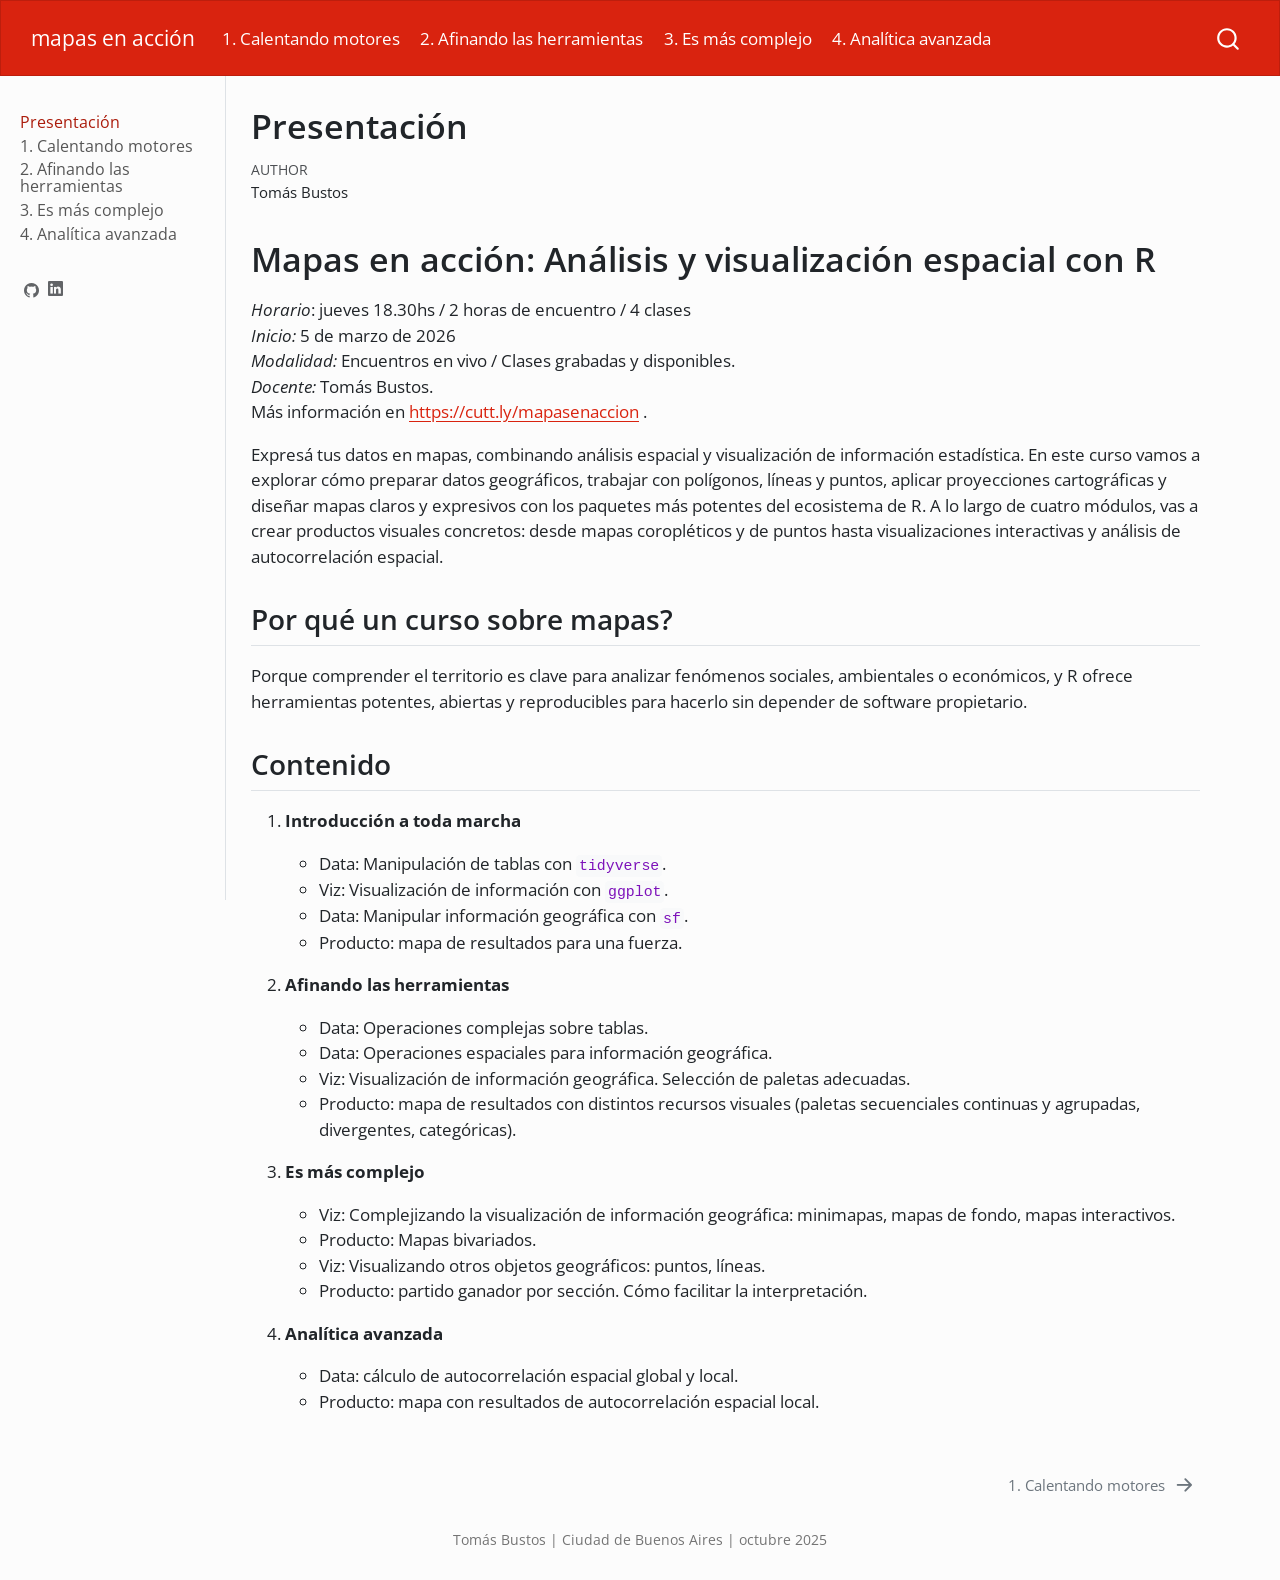
<file: docs/index.html>
<!DOCTYPE html>
<html xmlns="http://www.w3.org/1999/xhtml" lang="en" xml:lang="en"><head>

<meta charset="utf-8">
<meta name="generator" content="quarto-1.5.57">

<meta name="viewport" content="width=device-width, initial-scale=1.0, user-scalable=yes">

<meta name="author" content="Tomás Bustos">

<title>Presentación – mapas en acción</title>
<style>
code{white-space: pre-wrap;}
span.smallcaps{font-variant: small-caps;}
div.columns{display: flex; gap: min(4vw, 1.5em);}
div.column{flex: auto; overflow-x: auto;}
div.hanging-indent{margin-left: 1.5em; text-indent: -1.5em;}
ul.task-list{list-style: none;}
ul.task-list li input[type="checkbox"] {
  width: 0.8em;
  margin: 0 0.8em 0.2em -1em; /* quarto-specific, see https://github.com/quarto-dev/quarto-cli/issues/4556 */ 
  vertical-align: middle;
}
</style>


<script src="site_libs/quarto-nav/quarto-nav.js"></script>
<script src="site_libs/quarto-nav/headroom.min.js"></script>
<script src="site_libs/clipboard/clipboard.min.js"></script>
<script src="site_libs/quarto-search/autocomplete.umd.js"></script>
<script src="site_libs/quarto-search/fuse.min.js"></script>
<script src="site_libs/quarto-search/quarto-search.js"></script>
<meta name="quarto:offset" content="./">
<link href="./MeA_encuentro1.html" rel="next">
<script src="site_libs/quarto-html/quarto.js"></script>
<script src="site_libs/quarto-html/popper.min.js"></script>
<script src="site_libs/quarto-html/tippy.umd.min.js"></script>
<script src="site_libs/quarto-html/anchor.min.js"></script>
<link href="site_libs/quarto-html/tippy.css" rel="stylesheet">
<link href="site_libs/quarto-html/quarto-syntax-highlighting.css" rel="stylesheet" id="quarto-text-highlighting-styles">
<script src="site_libs/bootstrap/bootstrap.min.js"></script>
<link href="site_libs/bootstrap/bootstrap-icons.css" rel="stylesheet">
<link href="site_libs/bootstrap/bootstrap.min.css" rel="stylesheet" id="quarto-bootstrap" data-mode="light">
<script id="quarto-search-options" type="application/json">{
  "location": "navbar",
  "copy-button": false,
  "collapse-after": 3,
  "panel-placement": "end",
  "type": "overlay",
  "limit": 50,
  "keyboard-shortcut": [
    "f",
    "/",
    "s"
  ],
  "show-item-context": false,
  "language": {
    "search-no-results-text": "No results",
    "search-matching-documents-text": "matching documents",
    "search-copy-link-title": "Copy link to search",
    "search-hide-matches-text": "Hide additional matches",
    "search-more-match-text": "more match in this document",
    "search-more-matches-text": "more matches in this document",
    "search-clear-button-title": "Clear",
    "search-text-placeholder": "",
    "search-detached-cancel-button-title": "Cancel",
    "search-submit-button-title": "Submit",
    "search-label": "Search"
  }
}</script>


</head>

<body class="nav-sidebar docked nav-fixed fullcontent">

<div id="quarto-search-results"></div>
  <header id="quarto-header" class="headroom fixed-top">
    <nav class="navbar navbar-expand-lg " data-bs-theme="dark">
      <div class="navbar-container container-fluid">
      <div class="navbar-brand-container mx-auto">
    <a class="navbar-brand" href="./index.html">
    <span class="navbar-title">mapas en acción</span>
    </a>
  </div>
            <div id="quarto-search" class="" title="Search"></div>
          <button class="navbar-toggler" type="button" data-bs-toggle="collapse" data-bs-target="#navbarCollapse" aria-controls="navbarCollapse" role="menu" aria-expanded="false" aria-label="Toggle navigation" onclick="if (window.quartoToggleHeadroom) { window.quartoToggleHeadroom(); }">
  <span class="navbar-toggler-icon"></span>
</button>
          <div class="collapse navbar-collapse" id="navbarCollapse">
            <ul class="navbar-nav navbar-nav-scroll me-auto">
  <li class="nav-item">
    <a class="nav-link active" href="./MeA_encuentro1.html" aria-current="page"> 
<span class="menu-text">1. Calentando motores</span></a>
  </li>  
  <li class="nav-item">
    <a class="nav-link" href="./MeA_encuentro2.html"> 
<span class="menu-text">2. Afinando las herramientas</span></a>
  </li>  
  <li class="nav-item">
    <a class="nav-link" href="./MeA_encuentro3.html"> 
<span class="menu-text">3. Es más complejo</span></a>
  </li>  
  <li class="nav-item">
    <a class="nav-link" href="./MeA_encuentro4.html"> 
<span class="menu-text">4. Analítica avanzada</span></a>
  </li>  
</ul>
          </div> <!-- /navcollapse -->
            <div class="quarto-navbar-tools">
</div>
      </div> <!-- /container-fluid -->
    </nav>
  <nav class="quarto-secondary-nav">
    <div class="container-fluid d-flex">
      <button type="button" class="quarto-btn-toggle btn" data-bs-toggle="collapse" role="button" data-bs-target=".quarto-sidebar-collapse-item" aria-controls="quarto-sidebar" aria-expanded="false" aria-label="Toggle sidebar navigation" onclick="if (window.quartoToggleHeadroom) { window.quartoToggleHeadroom(); }">
        <i class="bi bi-layout-text-sidebar-reverse"></i>
      </button>
        <nav class="quarto-page-breadcrumbs" aria-label="breadcrumb"><ol class="breadcrumb"><li class="breadcrumb-item"><a href="./index.html">Presentación</a></li></ol></nav>
        <a class="flex-grow-1" role="navigation" data-bs-toggle="collapse" data-bs-target=".quarto-sidebar-collapse-item" aria-controls="quarto-sidebar" aria-expanded="false" aria-label="Toggle sidebar navigation" onclick="if (window.quartoToggleHeadroom) { window.quartoToggleHeadroom(); }">      
        </a>
    </div>
  </nav>
</header>
<!-- content -->
<div id="quarto-content" class="quarto-container page-columns page-rows-contents page-layout-article page-navbar">
<!-- sidebar -->
  <nav id="quarto-sidebar" class="sidebar collapse collapse-horizontal quarto-sidebar-collapse-item sidebar-navigation docked overflow-auto">
        <div class="sidebar-tools-main">
    <div class="dropdown">
      <a href="" title="" id="quarto-navigation-tool-dropdown-0" class="quarto-navigation-tool dropdown-toggle px-1" data-bs-toggle="dropdown" aria-expanded="false" role="link" aria-label=""><i class="bi bi-github"></i></a>
      <ul class="dropdown-menu" aria-labelledby="quarto-navigation-tool-dropdown-0">
          <li>
            <a class="dropdown-item sidebar-tools-main-item" href="https://github.com/bustosthl/mapas_en_accion">
            Código fuente
            </a>
          </li>
      </ul>
    </div>
    <a href="https://www.linkedin.com/in/tomasbustos/" title="" class="quarto-navigation-tool px-1" aria-label=""><i class="bi bi-linkedin"></i></a>
</div>
    <div class="sidebar-menu-container"> 
    <ul class="list-unstyled mt-1">
        <li class="sidebar-item">
  <div class="sidebar-item-container"> 
  <a href="./index.html" class="sidebar-item-text sidebar-link active">
 <span class="menu-text">Presentación</span></a>
  </div>
</li>
        <li class="sidebar-item">
  <div class="sidebar-item-container"> 
  <a href="./MeA_encuentro1.html" class="sidebar-item-text sidebar-link">
 <span class="menu-text">1. Calentando motores</span></a>
  </div>
</li>
        <li class="sidebar-item">
  <div class="sidebar-item-container"> 
  <a href="./MeA_encuentro2.html" class="sidebar-item-text sidebar-link">
 <span class="menu-text">2. Afinando las herramientas</span></a>
  </div>
</li>
        <li class="sidebar-item">
  <div class="sidebar-item-container"> 
  <a href="./MeA_encuentro3.html" class="sidebar-item-text sidebar-link">
 <span class="menu-text">3. Es más complejo</span></a>
  </div>
</li>
        <li class="sidebar-item">
  <div class="sidebar-item-container"> 
  <a href="./MeA_encuentro4.html" class="sidebar-item-text sidebar-link">
 <span class="menu-text">4. Analítica avanzada</span></a>
  </div>
</li>
    </ul>
    </div>
</nav>
<div id="quarto-sidebar-glass" class="quarto-sidebar-collapse-item" data-bs-toggle="collapse" data-bs-target=".quarto-sidebar-collapse-item"></div>
<!-- margin-sidebar -->
    
<!-- main -->
<main class="content" id="quarto-document-content">

<header id="title-block-header" class="quarto-title-block default">
<div class="quarto-title">
<h1 class="title">Presentación</h1>
</div>



<div class="quarto-title-meta">

    <div>
    <div class="quarto-title-meta-heading">Author</div>
    <div class="quarto-title-meta-contents">
             <p>Tomás Bustos </p>
          </div>
  </div>
    
  
    
  </div>
  


</header>


<section id="mapas-en-acción-análisis-y-visualización-espacial-con-r" class="level1">
<h1>Mapas en acción: Análisis y visualización espacial con R</h1>
<p><em>Horario</em>: jueves 18.30hs / 2 horas de encuentro / 4 clases<br>
<em>Inicio:</em> 5 de marzo de 2026<br>
<em>Modalidad:</em> Encuentros en vivo / Clases grabadas y disponibles.<br>
<em>Docente:</em> Tomás Bustos.<br>
Más información en <a href="https://cutt.ly/mapasenaccion" class="uri">https://cutt.ly/mapasenaccion</a> .</p>
<p>Expresá tus datos en mapas, combinando análisis espacial y visualización de información estadística. En este curso vamos a explorar cómo preparar datos geográficos, trabajar con polígonos, líneas y puntos, aplicar proyecciones cartográficas y diseñar mapas claros y expresivos con los paquetes más potentes del ecosistema de R. A lo largo de cuatro módulos, vas a crear productos visuales concretos: desde mapas coropléticos y de puntos hasta visualizaciones interactivas y análisis de autocorrelación espacial.</p>
<section id="por-qué-un-curso-sobre-mapas" class="level2">
<h2 class="anchored" data-anchor-id="por-qué-un-curso-sobre-mapas">Por qué un curso sobre mapas?</h2>
<p>Porque comprender el territorio es clave para analizar fenómenos sociales, ambientales o económicos, y R ofrece herramientas potentes, abiertas y reproducibles para hacerlo sin depender de software propietario.</p>
</section>
<section id="contenido" class="level2">
<h2 class="anchored" data-anchor-id="contenido">Contenido</h2>
<ol type="1">
<li><p><strong>Introducción a toda marcha</strong></p>
<ul>
<li>Data: Manipulación de tablas con <code>tidyverse</code>.</li>
<li>Viz: Visualización de información con <code>ggplot</code>.</li>
<li>Data: Manipular información geográfica con <code>sf</code>.</li>
<li>Producto: mapa de resultados para una fuerza.</li>
</ul></li>
<li><p><strong>Afinando las herramientas</strong></p>
<ul>
<li>Data: Operaciones complejas sobre tablas.</li>
<li>Data: Operaciones espaciales para información geográfica.</li>
<li>Viz: Visualización de información geográfica. Selección de paletas adecuadas.</li>
<li>Producto: mapa de resultados con distintos recursos visuales (paletas secuenciales continuas y agrupadas, divergentes, categóricas).</li>
</ul></li>
<li><p><strong>Es más complejo</strong></p>
<ul>
<li>Viz: Complejizando la visualización de información geográfica: minimapas, mapas de fondo, mapas interactivos.</li>
<li>Producto: Mapas bivariados.</li>
<li>Viz: Visualizando otros objetos geográficos: puntos, líneas.</li>
<li>Producto: partido ganador por sección. Cómo facilitar la interpretación.</li>
</ul></li>
<li><p><strong>Analítica avanzada</strong></p>
<ul>
<li>Data: cálculo de autocorrelación espacial global y local.</li>
<li>Producto: mapa con resultados de autocorrelación espacial local.</li>
</ul></li>
</ol>


</section>
</section>

<a onclick="window.scrollTo(0, 0); return false;" role="button" id="quarto-back-to-top"><i class="bi bi-arrow-up"></i> Back to top</a></main> <!-- /main -->
<script id="quarto-html-after-body" type="application/javascript">
window.document.addEventListener("DOMContentLoaded", function (event) {
  const toggleBodyColorMode = (bsSheetEl) => {
    const mode = bsSheetEl.getAttribute("data-mode");
    const bodyEl = window.document.querySelector("body");
    if (mode === "dark") {
      bodyEl.classList.add("quarto-dark");
      bodyEl.classList.remove("quarto-light");
    } else {
      bodyEl.classList.add("quarto-light");
      bodyEl.classList.remove("quarto-dark");
    }
  }
  const toggleBodyColorPrimary = () => {
    const bsSheetEl = window.document.querySelector("link#quarto-bootstrap");
    if (bsSheetEl) {
      toggleBodyColorMode(bsSheetEl);
    }
  }
  toggleBodyColorPrimary();  
  const icon = "";
  const anchorJS = new window.AnchorJS();
  anchorJS.options = {
    placement: 'right',
    icon: icon
  };
  anchorJS.add('.anchored');
  const isCodeAnnotation = (el) => {
    for (const clz of el.classList) {
      if (clz.startsWith('code-annotation-')) {                     
        return true;
      }
    }
    return false;
  }
  const onCopySuccess = function(e) {
    // button target
    const button = e.trigger;
    // don't keep focus
    button.blur();
    // flash "checked"
    button.classList.add('code-copy-button-checked');
    var currentTitle = button.getAttribute("title");
    button.setAttribute("title", "Copied!");
    let tooltip;
    if (window.bootstrap) {
      button.setAttribute("data-bs-toggle", "tooltip");
      button.setAttribute("data-bs-placement", "left");
      button.setAttribute("data-bs-title", "Copied!");
      tooltip = new bootstrap.Tooltip(button, 
        { trigger: "manual", 
          customClass: "code-copy-button-tooltip",
          offset: [0, -8]});
      tooltip.show();    
    }
    setTimeout(function() {
      if (tooltip) {
        tooltip.hide();
        button.removeAttribute("data-bs-title");
        button.removeAttribute("data-bs-toggle");
        button.removeAttribute("data-bs-placement");
      }
      button.setAttribute("title", currentTitle);
      button.classList.remove('code-copy-button-checked');
    }, 1000);
    // clear code selection
    e.clearSelection();
  }
  const getTextToCopy = function(trigger) {
      const codeEl = trigger.previousElementSibling.cloneNode(true);
      for (const childEl of codeEl.children) {
        if (isCodeAnnotation(childEl)) {
          childEl.remove();
        }
      }
      return codeEl.innerText;
  }
  const clipboard = new window.ClipboardJS('.code-copy-button:not([data-in-quarto-modal])', {
    text: getTextToCopy
  });
  clipboard.on('success', onCopySuccess);
  if (window.document.getElementById('quarto-embedded-source-code-modal')) {
    // For code content inside modals, clipBoardJS needs to be initialized with a container option
    // TODO: Check when it could be a function (https://github.com/zenorocha/clipboard.js/issues/860)
    const clipboardModal = new window.ClipboardJS('.code-copy-button[data-in-quarto-modal]', {
      text: getTextToCopy,
      container: window.document.getElementById('quarto-embedded-source-code-modal')
    });
    clipboardModal.on('success', onCopySuccess);
  }
    var localhostRegex = new RegExp(/^(?:http|https):\/\/localhost\:?[0-9]*\//);
    var mailtoRegex = new RegExp(/^mailto:/);
      var filterRegex = new RegExp('/' + window.location.host + '/');
    var isInternal = (href) => {
        return filterRegex.test(href) || localhostRegex.test(href) || mailtoRegex.test(href);
    }
    // Inspect non-navigation links and adorn them if external
 	var links = window.document.querySelectorAll('a[href]:not(.nav-link):not(.navbar-brand):not(.toc-action):not(.sidebar-link):not(.sidebar-item-toggle):not(.pagination-link):not(.no-external):not([aria-hidden]):not(.dropdown-item):not(.quarto-navigation-tool):not(.about-link)');
    for (var i=0; i<links.length; i++) {
      const link = links[i];
      if (!isInternal(link.href)) {
        // undo the damage that might have been done by quarto-nav.js in the case of
        // links that we want to consider external
        if (link.dataset.originalHref !== undefined) {
          link.href = link.dataset.originalHref;
        }
      }
    }
  function tippyHover(el, contentFn, onTriggerFn, onUntriggerFn) {
    const config = {
      allowHTML: true,
      maxWidth: 500,
      delay: 100,
      arrow: false,
      appendTo: function(el) {
          return el.parentElement;
      },
      interactive: true,
      interactiveBorder: 10,
      theme: 'quarto',
      placement: 'bottom-start',
    };
    if (contentFn) {
      config.content = contentFn;
    }
    if (onTriggerFn) {
      config.onTrigger = onTriggerFn;
    }
    if (onUntriggerFn) {
      config.onUntrigger = onUntriggerFn;
    }
    window.tippy(el, config); 
  }
  const noterefs = window.document.querySelectorAll('a[role="doc-noteref"]');
  for (var i=0; i<noterefs.length; i++) {
    const ref = noterefs[i];
    tippyHover(ref, function() {
      // use id or data attribute instead here
      let href = ref.getAttribute('data-footnote-href') || ref.getAttribute('href');
      try { href = new URL(href).hash; } catch {}
      const id = href.replace(/^#\/?/, "");
      const note = window.document.getElementById(id);
      if (note) {
        return note.innerHTML;
      } else {
        return "";
      }
    });
  }
  const xrefs = window.document.querySelectorAll('a.quarto-xref');
  const processXRef = (id, note) => {
    // Strip column container classes
    const stripColumnClz = (el) => {
      el.classList.remove("page-full", "page-columns");
      if (el.children) {
        for (const child of el.children) {
          stripColumnClz(child);
        }
      }
    }
    stripColumnClz(note)
    if (id === null || id.startsWith('sec-')) {
      // Special case sections, only their first couple elements
      const container = document.createElement("div");
      if (note.children && note.children.length > 2) {
        container.appendChild(note.children[0].cloneNode(true));
        for (let i = 1; i < note.children.length; i++) {
          const child = note.children[i];
          if (child.tagName === "P" && child.innerText === "") {
            continue;
          } else {
            container.appendChild(child.cloneNode(true));
            break;
          }
        }
        if (window.Quarto?.typesetMath) {
          window.Quarto.typesetMath(container);
        }
        return container.innerHTML
      } else {
        if (window.Quarto?.typesetMath) {
          window.Quarto.typesetMath(note);
        }
        return note.innerHTML;
      }
    } else {
      // Remove any anchor links if they are present
      const anchorLink = note.querySelector('a.anchorjs-link');
      if (anchorLink) {
        anchorLink.remove();
      }
      if (window.Quarto?.typesetMath) {
        window.Quarto.typesetMath(note);
      }
      // TODO in 1.5, we should make sure this works without a callout special case
      if (note.classList.contains("callout")) {
        return note.outerHTML;
      } else {
        return note.innerHTML;
      }
    }
  }
  for (var i=0; i<xrefs.length; i++) {
    const xref = xrefs[i];
    tippyHover(xref, undefined, function(instance) {
      instance.disable();
      let url = xref.getAttribute('href');
      let hash = undefined; 
      if (url.startsWith('#')) {
        hash = url;
      } else {
        try { hash = new URL(url).hash; } catch {}
      }
      if (hash) {
        const id = hash.replace(/^#\/?/, "");
        const note = window.document.getElementById(id);
        if (note !== null) {
          try {
            const html = processXRef(id, note.cloneNode(true));
            instance.setContent(html);
          } finally {
            instance.enable();
            instance.show();
          }
        } else {
          // See if we can fetch this
          fetch(url.split('#')[0])
          .then(res => res.text())
          .then(html => {
            const parser = new DOMParser();
            const htmlDoc = parser.parseFromString(html, "text/html");
            const note = htmlDoc.getElementById(id);
            if (note !== null) {
              const html = processXRef(id, note);
              instance.setContent(html);
            } 
          }).finally(() => {
            instance.enable();
            instance.show();
          });
        }
      } else {
        // See if we can fetch a full url (with no hash to target)
        // This is a special case and we should probably do some content thinning / targeting
        fetch(url)
        .then(res => res.text())
        .then(html => {
          const parser = new DOMParser();
          const htmlDoc = parser.parseFromString(html, "text/html");
          const note = htmlDoc.querySelector('main.content');
          if (note !== null) {
            // This should only happen for chapter cross references
            // (since there is no id in the URL)
            // remove the first header
            if (note.children.length > 0 && note.children[0].tagName === "HEADER") {
              note.children[0].remove();
            }
            const html = processXRef(null, note);
            instance.setContent(html);
          } 
        }).finally(() => {
          instance.enable();
          instance.show();
        });
      }
    }, function(instance) {
    });
  }
      let selectedAnnoteEl;
      const selectorForAnnotation = ( cell, annotation) => {
        let cellAttr = 'data-code-cell="' + cell + '"';
        let lineAttr = 'data-code-annotation="' +  annotation + '"';
        const selector = 'span[' + cellAttr + '][' + lineAttr + ']';
        return selector;
      }
      const selectCodeLines = (annoteEl) => {
        const doc = window.document;
        const targetCell = annoteEl.getAttribute("data-target-cell");
        const targetAnnotation = annoteEl.getAttribute("data-target-annotation");
        const annoteSpan = window.document.querySelector(selectorForAnnotation(targetCell, targetAnnotation));
        const lines = annoteSpan.getAttribute("data-code-lines").split(",");
        const lineIds = lines.map((line) => {
          return targetCell + "-" + line;
        })
        let top = null;
        let height = null;
        let parent = null;
        if (lineIds.length > 0) {
            //compute the position of the single el (top and bottom and make a div)
            const el = window.document.getElementById(lineIds[0]);
            top = el.offsetTop;
            height = el.offsetHeight;
            parent = el.parentElement.parentElement;
          if (lineIds.length > 1) {
            const lastEl = window.document.getElementById(lineIds[lineIds.length - 1]);
            const bottom = lastEl.offsetTop + lastEl.offsetHeight;
            height = bottom - top;
          }
          if (top !== null && height !== null && parent !== null) {
            // cook up a div (if necessary) and position it 
            let div = window.document.getElementById("code-annotation-line-highlight");
            if (div === null) {
              div = window.document.createElement("div");
              div.setAttribute("id", "code-annotation-line-highlight");
              div.style.position = 'absolute';
              parent.appendChild(div);
            }
            div.style.top = top - 2 + "px";
            div.style.height = height + 4 + "px";
            div.style.left = 0;
            let gutterDiv = window.document.getElementById("code-annotation-line-highlight-gutter");
            if (gutterDiv === null) {
              gutterDiv = window.document.createElement("div");
              gutterDiv.setAttribute("id", "code-annotation-line-highlight-gutter");
              gutterDiv.style.position = 'absolute';
              const codeCell = window.document.getElementById(targetCell);
              const gutter = codeCell.querySelector('.code-annotation-gutter');
              gutter.appendChild(gutterDiv);
            }
            gutterDiv.style.top = top - 2 + "px";
            gutterDiv.style.height = height + 4 + "px";
          }
          selectedAnnoteEl = annoteEl;
        }
      };
      const unselectCodeLines = () => {
        const elementsIds = ["code-annotation-line-highlight", "code-annotation-line-highlight-gutter"];
        elementsIds.forEach((elId) => {
          const div = window.document.getElementById(elId);
          if (div) {
            div.remove();
          }
        });
        selectedAnnoteEl = undefined;
      };
        // Handle positioning of the toggle
    window.addEventListener(
      "resize",
      throttle(() => {
        elRect = undefined;
        if (selectedAnnoteEl) {
          selectCodeLines(selectedAnnoteEl);
        }
      }, 10)
    );
    function throttle(fn, ms) {
    let throttle = false;
    let timer;
      return (...args) => {
        if(!throttle) { // first call gets through
            fn.apply(this, args);
            throttle = true;
        } else { // all the others get throttled
            if(timer) clearTimeout(timer); // cancel #2
            timer = setTimeout(() => {
              fn.apply(this, args);
              timer = throttle = false;
            }, ms);
        }
      };
    }
      // Attach click handler to the DT
      const annoteDls = window.document.querySelectorAll('dt[data-target-cell]');
      for (const annoteDlNode of annoteDls) {
        annoteDlNode.addEventListener('click', (event) => {
          const clickedEl = event.target;
          if (clickedEl !== selectedAnnoteEl) {
            unselectCodeLines();
            const activeEl = window.document.querySelector('dt[data-target-cell].code-annotation-active');
            if (activeEl) {
              activeEl.classList.remove('code-annotation-active');
            }
            selectCodeLines(clickedEl);
            clickedEl.classList.add('code-annotation-active');
          } else {
            // Unselect the line
            unselectCodeLines();
            clickedEl.classList.remove('code-annotation-active');
          }
        });
      }
  const findCites = (el) => {
    const parentEl = el.parentElement;
    if (parentEl) {
      const cites = parentEl.dataset.cites;
      if (cites) {
        return {
          el,
          cites: cites.split(' ')
        };
      } else {
        return findCites(el.parentElement)
      }
    } else {
      return undefined;
    }
  };
  var bibliorefs = window.document.querySelectorAll('a[role="doc-biblioref"]');
  for (var i=0; i<bibliorefs.length; i++) {
    const ref = bibliorefs[i];
    const citeInfo = findCites(ref);
    if (citeInfo) {
      tippyHover(citeInfo.el, function() {
        var popup = window.document.createElement('div');
        citeInfo.cites.forEach(function(cite) {
          var citeDiv = window.document.createElement('div');
          citeDiv.classList.add('hanging-indent');
          citeDiv.classList.add('csl-entry');
          var biblioDiv = window.document.getElementById('ref-' + cite);
          if (biblioDiv) {
            citeDiv.innerHTML = biblioDiv.innerHTML;
          }
          popup.appendChild(citeDiv);
        });
        return popup.innerHTML;
      });
    }
  }
});
</script>
<nav class="page-navigation">
  <div class="nav-page nav-page-previous">
  </div>
  <div class="nav-page nav-page-next">
      <a href="./MeA_encuentro1.html" class="pagination-link" aria-label="1. Calentando motores">
        <span class="nav-page-text">1. Calentando motores</span> <i class="bi bi-arrow-right-short"></i>
      </a>
  </div>
</nav>
</div> <!-- /content -->
<footer class="footer">
  <div class="nav-footer">
    <div class="nav-footer-left">
      &nbsp;
    </div>   
    <div class="nav-footer-center">
<p>Tomás Bustos | Ciudad de Buenos Aires | octubre 2025</p>
</div>
    <div class="nav-footer-right">
      &nbsp;
    </div>
  </div>
</footer>




</body></html>
</file>
<file: docs/site_libs/quarto-html/tippy.css>
.tippy-box[data-animation=fade][data-state=hidden]{opacity:0}[data-tippy-root]{max-width:calc(100vw - 10px)}.tippy-box{position:relative;background-color:#333;color:#fff;border-radius:4px;font-size:14px;line-height:1.4;white-space:normal;outline:0;transition-property:transform,visibility,opacity}.tippy-box[data-placement^=top]>.tippy-arrow{bottom:0}.tippy-box[data-placement^=top]>.tippy-arrow:before{bottom:-7px;left:0;border-width:8px 8px 0;border-top-color:initial;transform-origin:center top}.tippy-box[data-placement^=bottom]>.tippy-arrow{top:0}.tippy-box[data-placement^=bottom]>.tippy-arrow:before{top:-7px;left:0;border-width:0 8px 8px;border-bottom-color:initial;transform-origin:center bottom}.tippy-box[data-placement^=left]>.tippy-arrow{right:0}.tippy-box[data-placement^=left]>.tippy-arrow:before{border-width:8px 0 8px 8px;border-left-color:initial;right:-7px;transform-origin:center left}.tippy-box[data-placement^=right]>.tippy-arrow{left:0}.tippy-box[data-placement^=right]>.tippy-arrow:before{left:-7px;border-width:8px 8px 8px 0;border-right-color:initial;transform-origin:center right}.tippy-box[data-inertia][data-state=visible]{transition-timing-function:cubic-bezier(.54,1.5,.38,1.11)}.tippy-arrow{width:16px;height:16px;color:#333}.tippy-arrow:before{content:"";position:absolute;border-color:transparent;border-style:solid}.tippy-content{position:relative;padding:5px 9px;z-index:1}
</file>
<file: docs/site_libs/quarto-html/quarto-syntax-highlighting.css>
/* quarto syntax highlight colors */
:root {
  --quarto-hl-ot-color: #003B4F;
  --quarto-hl-at-color: #657422;
  --quarto-hl-ss-color: #20794D;
  --quarto-hl-an-color: #5E5E5E;
  --quarto-hl-fu-color: #4758AB;
  --quarto-hl-st-color: #20794D;
  --quarto-hl-cf-color: #003B4F;
  --quarto-hl-op-color: #5E5E5E;
  --quarto-hl-er-color: #AD0000;
  --quarto-hl-bn-color: #AD0000;
  --quarto-hl-al-color: #AD0000;
  --quarto-hl-va-color: #111111;
  --quarto-hl-bu-color: inherit;
  --quarto-hl-ex-color: inherit;
  --quarto-hl-pp-color: #AD0000;
  --quarto-hl-in-color: #5E5E5E;
  --quarto-hl-vs-color: #20794D;
  --quarto-hl-wa-color: #5E5E5E;
  --quarto-hl-do-color: #5E5E5E;
  --quarto-hl-im-color: #00769E;
  --quarto-hl-ch-color: #20794D;
  --quarto-hl-dt-color: #AD0000;
  --quarto-hl-fl-color: #AD0000;
  --quarto-hl-co-color: #5E5E5E;
  --quarto-hl-cv-color: #5E5E5E;
  --quarto-hl-cn-color: #8f5902;
  --quarto-hl-sc-color: #5E5E5E;
  --quarto-hl-dv-color: #AD0000;
  --quarto-hl-kw-color: #003B4F;
}

/* other quarto variables */
:root {
  --quarto-font-monospace: SFMono-Regular, Menlo, Monaco, Consolas, "Liberation Mono", "Courier New", monospace;
}

pre > code.sourceCode > span {
  color: #003B4F;
}

code span {
  color: #003B4F;
}

code.sourceCode > span {
  color: #003B4F;
}

div.sourceCode,
div.sourceCode pre.sourceCode {
  color: #003B4F;
}

code span.ot {
  color: #003B4F;
  font-style: inherit;
}

code span.at {
  color: #657422;
  font-style: inherit;
}

code span.ss {
  color: #20794D;
  font-style: inherit;
}

code span.an {
  color: #5E5E5E;
  font-style: inherit;
}

code span.fu {
  color: #4758AB;
  font-style: inherit;
}

code span.st {
  color: #20794D;
  font-style: inherit;
}

code span.cf {
  color: #003B4F;
  font-weight: bold;
  font-style: inherit;
}

code span.op {
  color: #5E5E5E;
  font-style: inherit;
}

code span.er {
  color: #AD0000;
  font-style: inherit;
}

code span.bn {
  color: #AD0000;
  font-style: inherit;
}

code span.al {
  color: #AD0000;
  font-style: inherit;
}

code span.va {
  color: #111111;
  font-style: inherit;
}

code span.bu {
  font-style: inherit;
}

code span.ex {
  font-style: inherit;
}

code span.pp {
  color: #AD0000;
  font-style: inherit;
}

code span.in {
  color: #5E5E5E;
  font-style: inherit;
}

code span.vs {
  color: #20794D;
  font-style: inherit;
}

code span.wa {
  color: #5E5E5E;
  font-style: italic;
}

code span.do {
  color: #5E5E5E;
  font-style: italic;
}

code span.im {
  color: #00769E;
  font-style: inherit;
}

code span.ch {
  color: #20794D;
  font-style: inherit;
}

code span.dt {
  color: #AD0000;
  font-style: inherit;
}

code span.fl {
  color: #AD0000;
  font-style: inherit;
}

code span.co {
  color: #5E5E5E;
  font-style: inherit;
}

code span.cv {
  color: #5E5E5E;
  font-style: italic;
}

code span.cn {
  color: #8f5902;
  font-style: inherit;
}

code span.sc {
  color: #5E5E5E;
  font-style: inherit;
}

code span.dv {
  color: #AD0000;
  font-style: inherit;
}

code span.kw {
  color: #003B4F;
  font-weight: bold;
  font-style: inherit;
}

.prevent-inlining {
  content: "</";
}

/*# sourceMappingURL=debc5d5d77c3f9108843748ff7464032.css.map */
</file>
